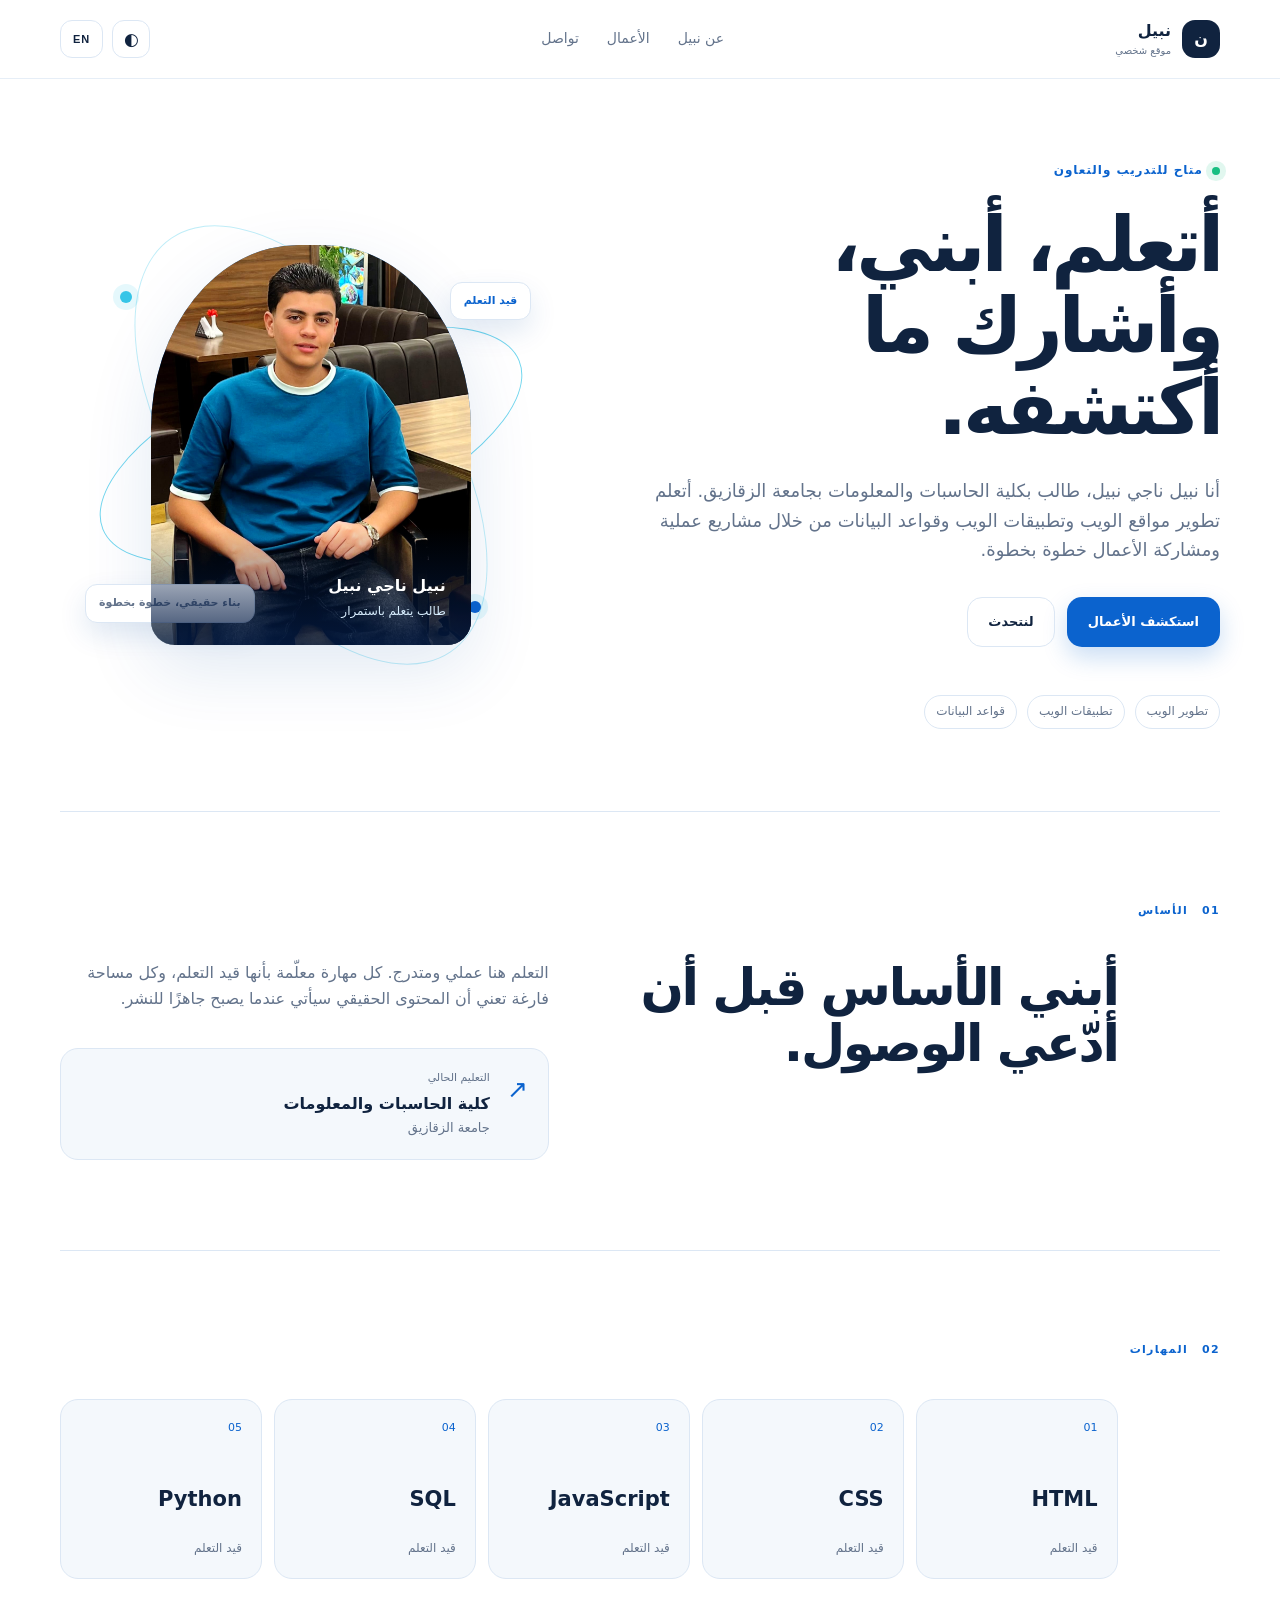
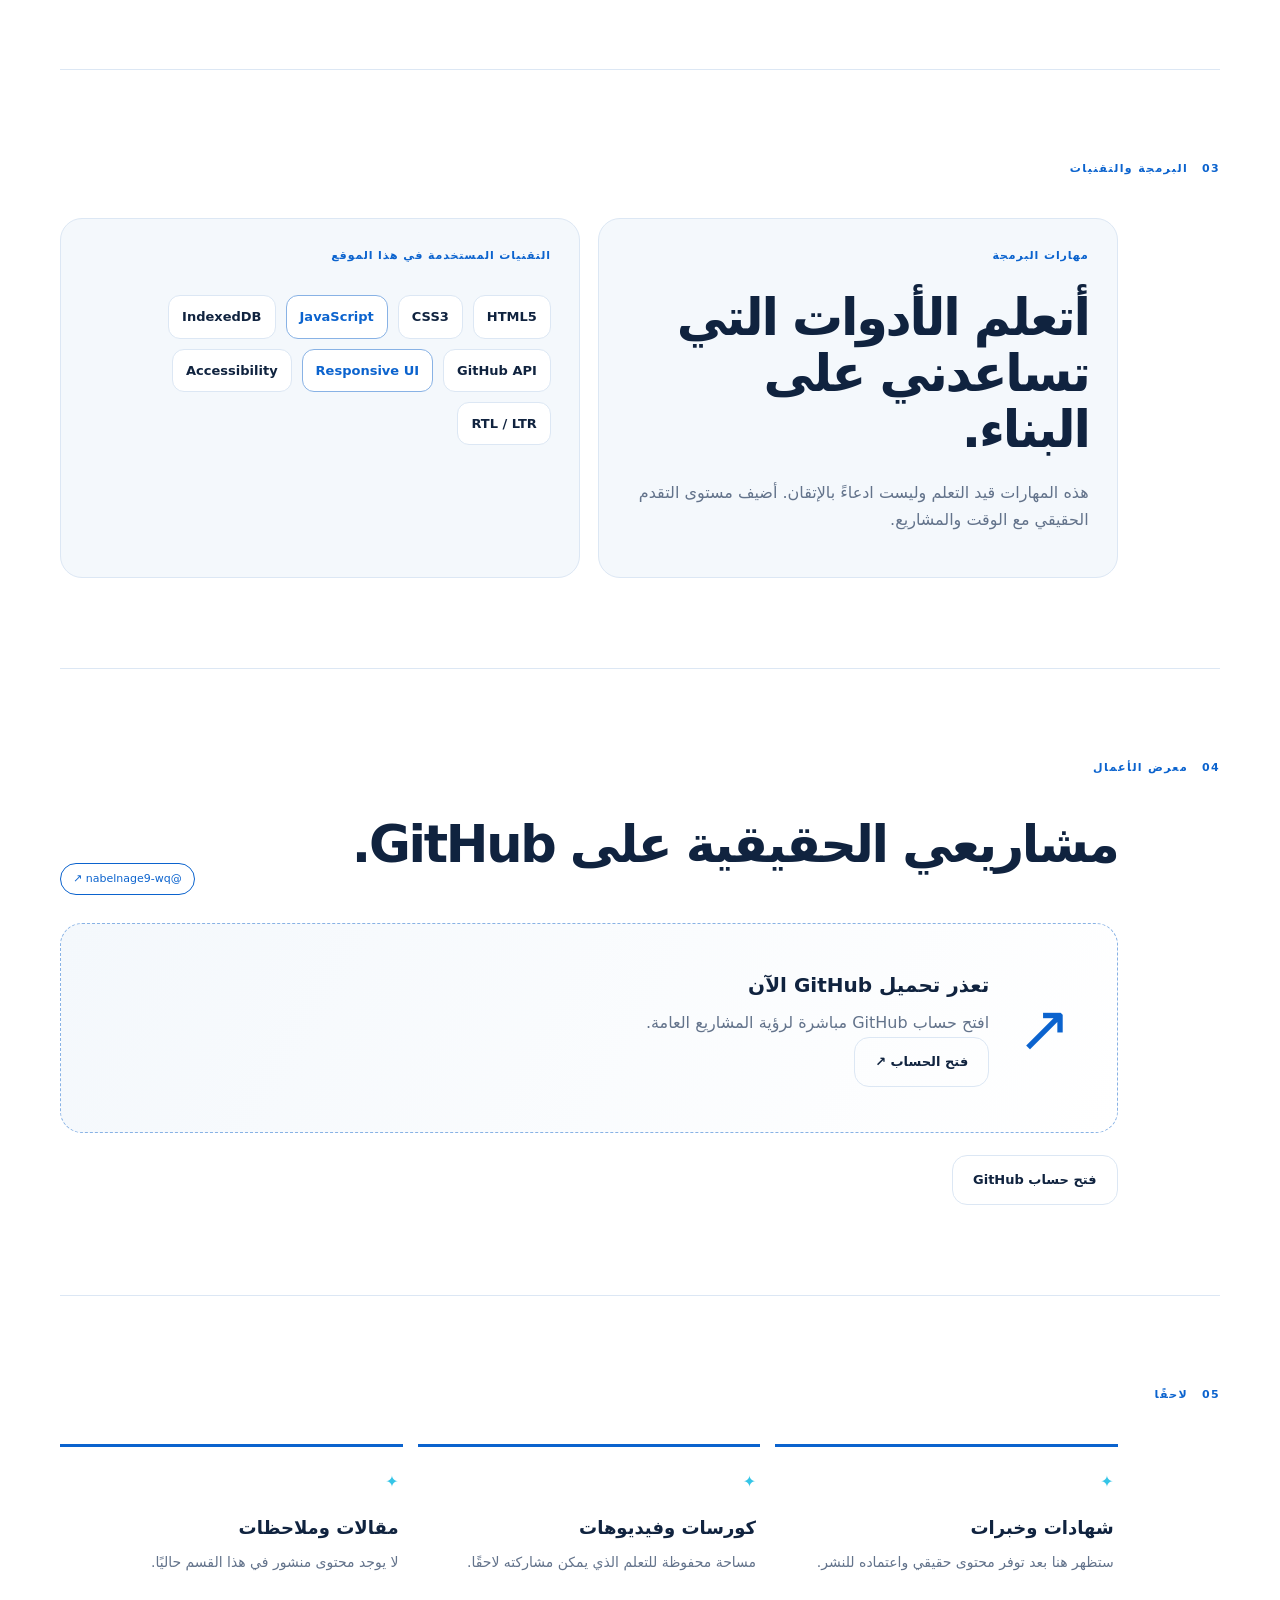
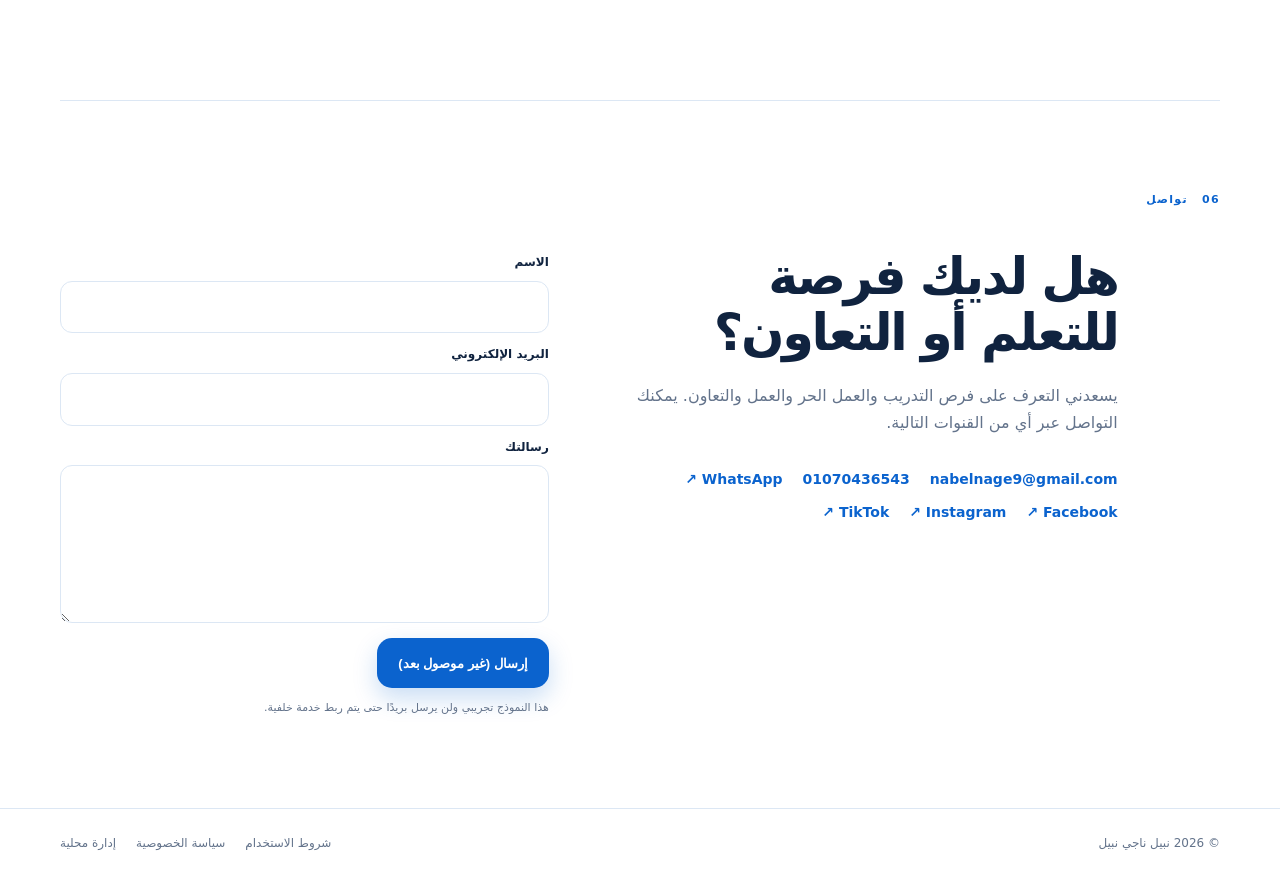
<file: index.html>
<!doctype html>
<html lang="ar" dir="rtl">
<head>
  <meta charset="UTF-8" />
  <meta name="viewport" content="width=device-width, initial-scale=1.0" />
  <meta name="description" content="الموقع الشخصي لنبيل ناجي نبيل — طالب يتعلم تطوير الويب وتطبيقات الويب وقواعد البيانات." />
  <meta name="theme-color" content="#0b63ce" />
  <title>نبيل ناجي نبيل | الموقع الشخصي</title>
  <link rel="icon" href="/assets/logo.svg" type="image/svg+xml" />
  <link rel="stylesheet" href="/styles.css" />
</head>
<body>
  <a class="skip-link" href="#main">تخطى إلى المحتوى</a>
  <header class="site-header">
    <div class="shell nav-wrap">
      <a class="brand" href="/" aria-label="الصفحة الرئيسية">
        <span class="brand-mark" aria-hidden="true">ن</span>
        <span class="brand-text"><strong data-ar="نبيل" data-en="Nabil">نبيل</strong><small data-ar="موقع شخصي" data-en="Personal site">موقع شخصي</small></span>
      </a>
      <nav class="main-nav" aria-label="التنقل الرئيسي">
        <a href="#about" data-ar="عن نبيل" data-en="About">عن نبيل</a>
        <a href="#work" data-ar="الأعمال" data-en="Work">الأعمال</a>
        <a href="#contact" data-ar="تواصل" data-en="Contact">تواصل</a>
      </nav>
      <div class="nav-actions">
        <button class="icon-button" id="themeToggle" type="button" aria-label="تفعيل الوضع الداكن" title="تبديل المظهر"><span aria-hidden="true">◐</span></button>
        <button class="language-toggle" id="languageToggle" type="button" aria-label="Switch to English">EN</button>
      </div>
    </div>
  </header>

  <main id="main">
    <section class="hero shell" id="about">
      <div class="hero-copy">
        <p class="eyebrow"><span class="status-dot"></span><span data-ar="متاح للتدريب والتعاون" data-en="Open to training & collaboration">متاح للتدريب والتعاون</span></p>
        <h1><span data-ar="أتعلم، أبني، وأشارك ما أكتشفه." data-en="Learning, building, and sharing what I discover.">أتعلم، أبني، وأشارك ما أكتشفه.</span></h1>
        <p class="hero-lede" data-ar="أنا نبيل ناجي نبيل، طالب بكلية الحاسبات والمعلومات بجامعة الزقازيق. أتعلم تطوير مواقع الويب وتطبيقات الويب وقواعد البيانات من خلال مشاريع عملية ومشاركة الأعمال خطوة بخطوة." data-en="I’m Nabil Nagy Nabil, a Computer and Information student at Zagazig University. I’m learning web development, web applications, and databases through practical projects and sharing the work step by step.">أنا نبيل ناجي نبيل، طالب بكلية الحاسبات والمعلومات بجامعة الزقازيق. أتعلم تطوير مواقع الويب وتطبيقات الويب وقواعد البيانات من خلال مشاريع عملية ومشاركة الأعمال خطوة بخطوة.</p>
        <div class="hero-actions">
          <a class="button button-primary" href="#work" data-ar="استكشف الأعمال" data-en="Explore work">استكشف الأعمال <span aria-hidden="true">↗</span></a>
          <a class="button button-quiet" href="#contact" data-ar="لنتحدث" data-en="Let’s talk">لنتحدث <span aria-hidden="true">↓</span></a>
        </div>
        <div class="hero-meta" aria-label="مجالات الاهتمام">
          <span data-ar="تطوير الويب" data-en="Web development">تطوير الويب</span><span data-ar="تطبيقات الويب" data-en="Web applications">تطبيقات الويب</span><span data-ar="قواعد البيانات" data-en="Databases">قواعد البيانات</span>
        </div>
      </div>
      <div class="hero-visual" aria-label="صورة نبيل الشخصية">
        <div class="orbit orbit-one"></div><div class="orbit orbit-two"></div><div class="orbit-dot dot-one"></div><div class="orbit-dot dot-two"></div>
        <div class="portrait-card"><img class="portrait-image" src="/assets/profile.jpg" alt="نبيل ناجي نبيل" /><div class="portrait-caption"><strong data-ar="نبيل ناجي نبيل" data-en="Nabil Nagy Nabil">نبيل ناجي نبيل</strong><span data-ar="طالب يتعلم باستمرار" data-en="Always learning">طالب يتعلم باستمرار</span></div></div>
        <span class="floating-note note-top" data-ar="قيد التعلم" data-en="Learning">قيد التعلم</span><span class="floating-note note-bottom" data-ar="بناء حقيقي، خطوة بخطوة" data-en="Building, step by step">بناء حقيقي، خطوة بخطوة</span>
      </div>
    </section>

    <section class="section shell intro-grid" id="education">
      <div class="section-kicker"><span>01</span><span data-ar="الأساس" data-en="Foundation">الأساس</span></div>
      <div class="section-content two-col">
        <div><h2 data-ar="أبني الأساس قبل أن أدّعي الوصول." data-en="Building the foundation before claiming the finish line.">أبني الأساس قبل أن أدّعي الوصول.</h2></div>
        <div><p data-ar="التعلم هنا عملي ومتدرج. كل مهارة معلّمة بأنها قيد التعلم، وكل مساحة فارغة تعني أن المحتوى الحقيقي سيأتي عندما يصبح جاهزًا للنشر." data-en="Learning here is practical and gradual. Every skill is marked as in progress, and every empty space means real content will be added when it is ready to publish.">التعلم هنا عملي ومتدرج. كل مهارة معلّمة بأنها قيد التعلم، وكل مساحة فارغة تعني أن المحتوى الحقيقي سيأتي عندما يصبح جاهزًا للنشر.</p><div class="education-card"><span class="card-icon">↗</span><div><small data-ar="التعليم الحالي" data-en="Current education">التعليم الحالي</small><strong data-ar="كلية الحاسبات والمعلومات" data-en="Faculty of Computers and Information">كلية الحاسبات والمعلومات</strong><span data-ar="جامعة الزقازيق" data-en="Zagazig University">جامعة الزقازيق</span></div></div></div>
      </div>
    </section>

    <section class="section shell" id="skills"><div class="section-kicker"><span>02</span><span data-ar="المهارات" data-en="Skills">المهارات</span></div><div class="section-content"><div class="skills-grid"><article class="skill-card"><span>01</span><h3>HTML</h3><p data-ar="قيد التعلم" data-en="In progress">قيد التعلم</p></article><article class="skill-card"><span>02</span><h3>CSS</h3><p data-ar="قيد التعلم" data-en="In progress">قيد التعلم</p></article><article class="skill-card"><span>03</span><h3>JavaScript</h3><p data-ar="قيد التعلم" data-en="In progress">قيد التعلم</p></article><article class="skill-card"><span>04</span><h3>SQL</h3><p data-ar="قيد التعلم" data-en="In progress">قيد التعلم</p></article><article class="skill-card"><span>05</span><h3>Python</h3><p data-ar="قيد التعلم" data-en="In progress">قيد التعلم</p></article></div></div></section>

    <section class="section shell tech-section" id="technologies"><div class="section-kicker"><span>03</span><span data-ar="البرمجة والتقنيات" data-en="Programming & technology">البرمجة والتقنيات</span></div><div class="section-content"><div class="tech-grid"><div class="tech-panel"><p class="tech-label" data-ar="مهارات البرمجة" data-en="Programming skills">مهارات البرمجة</p><h2 data-ar="أتعلم الأدوات التي تساعدني على البناء." data-en="Learning the tools that help me build.">أتعلم الأدوات التي تساعدني على البناء.</h2><p data-ar="هذه المهارات قيد التعلم وليست ادعاءً بالإتقان. أضيف مستوى التقدم الحقيقي مع الوقت والمشاريع." data-en="These skills are in progress, not claims of mastery. Real progress will be added over time and through projects.">هذه المهارات قيد التعلم وليست ادعاءً بالإتقان. أضيف مستوى التقدم الحقيقي مع الوقت والمشاريع.</p></div><div class="tech-panel"><p class="tech-label" data-ar="التقنيات المستخدمة في هذا الموقع" data-en="Technologies used in this site">التقنيات المستخدمة في هذا الموقع</p><div class="tech-list"><span>HTML5</span><span>CSS3</span><span>JavaScript</span><span>IndexedDB</span><span>GitHub API</span><span>Responsive UI</span><span>Accessibility</span><span>RTL / LTR</span></div></div></div></div></section>

    <section class="section shell work-section" id="work"><div class="section-kicker"><span>04</span><span data-ar="معرض الأعمال" data-en="Selected work">معرض الأعمال</span></div><div class="section-content"><div class="section-heading"><h2 data-ar="مشاريعي الحقيقية على GitHub." data-en="My real projects on GitHub.">مشاريعي الحقيقية على GitHub.</h2><a class="outline-label" href="https://github.com/nabelnage9-wq" target="_blank" rel="noreferrer">@nabelnage9-wq ↗</a></div><div id="githubProjects" class="github-projects" aria-live="polite"><p data-ar="جارٍ تحميل المستودعات العامة…" data-en="Loading public repositories…">جارٍ تحميل المستودعات العامة…</p></div><a class="button button-quiet github-profile-button" href="https://github.com/nabelnage9-wq" target="_blank" rel="noreferrer" data-ar="فتح حساب GitHub" data-en="Open GitHub profile">فتح حساب GitHub ↗</a></div></section>

    <section class="section shell future-section"><div class="section-kicker"><span>05</span><span data-ar="لاحقًا" data-en="Next">لاحقًا</span></div><div class="section-content"><div class="future-grid"><article><span>✦</span><h3 data-ar="شهادات وخبرات" data-en="Certificates & experience">شهادات وخبرات</h3><p data-ar="ستظهر هنا بعد توفر محتوى حقيقي واعتماده للنشر." data-en="Will appear here when real, approved content is ready.">ستظهر هنا بعد توفر محتوى حقيقي واعتماده للنشر.</p></article><article><span>✦</span><h3 data-ar="كورسات وفيديوهات" data-en="Courses & videos">كورسات وفيديوهات</h3><p data-ar="مساحة محفوظة للتعلم الذي يمكن مشاركته لاحقًا." data-en="A reserved space for learning to share later.">مساحة محفوظة للتعلم الذي يمكن مشاركته لاحقًا.</p></article><article><span>✦</span><h3 data-ar="مقالات وملاحظات" data-en="Articles & notes">مقالات وملاحظات</h3><p data-ar="لا يوجد محتوى منشور في هذا القسم حاليًا." data-en="There is no published content in this section yet.">لا يوجد محتوى منشور في هذا القسم حاليًا.</p></article></div></div></section>

    <section class="section shell contact-section" id="contact"><div class="section-kicker"><span>06</span><span data-ar="تواصل" data-en="Contact">تواصل</span></div><div class="section-content contact-grid"><div><h2 data-ar="هل لديك فرصة للتعلم أو التعاون؟" data-en="Have an opportunity to learn or collaborate?">هل لديك فرصة للتعلم أو التعاون؟</h2><p data-ar="يسعدني التعرف على فرص التدريب والعمل الحر والعمل والتعاون. يمكنك التواصل عبر أي من القنوات التالية." data-en="I’m open to training, freelance work, employment, and collaboration. Reach out through any of the channels below.">يسعدني التعرف على فرص التدريب والعمل الحر والعمل والتعاون. يمكنك التواصل عبر أي من القنوات التالية.</p><div class="contact-links"><a href="mailto:nabelnage9@gmail.com">nabelnage9@gmail.com</a><a href="tel:+201070436543">01070436543</a><a href="https://wa.me/201070436543" target="_blank" rel="noreferrer">WhatsApp ↗</a><a href="https://www.facebook.com/nabel.nage.2025" target="_blank" rel="noreferrer">Facebook ↗</a><a href="https://www.instagram.com/nage.nabel/" target="_blank" rel="noreferrer">Instagram ↗</a><a href="https://www.tiktok.com/@nabelnage" target="_blank" rel="noreferrer">TikTok ↗</a></div></div><form class="contact-form" id="contactForm"><label for="name" data-ar="الاسم" data-en="Name">الاسم</label><input id="name" name="name" autocomplete="name" required /><label for="email" data-ar="البريد الإلكتروني" data-en="Email">البريد الإلكتروني</label><input id="email" name="email" type="email" autocomplete="email" required /><label for="message" data-ar="رسالتك" data-en="Your message">رسالتك</label><textarea id="message" name="message" rows="5" required></textarea><button class="button button-primary" type="submit" data-ar="إرسال (غير موصول بعد)" data-en="Send (not connected yet)">إرسال (غير موصول بعد) <span aria-hidden="true">↗</span></button><p class="form-note" id="formNote" role="status" data-ar="هذا النموذج تجريبي ولن يرسل بريدًا حتى يتم ربط خدمة خلفية." data-en="This is a demo form and will not send email until a backend service is connected.">هذا النموذج تجريبي ولن يرسل بريدًا حتى يتم ربط خدمة خلفية.</p></form></div></section>
  </main>

  <footer class="site-footer"><div class="shell footer-inner"><span>© <span id="year"></span> <span data-ar="نبيل ناجي نبيل" data-en="Nabil Nagy Nabil">نبيل ناجي نبيل</span></span><div><a href="/terms" data-ar="شروط الاستخدام" data-en="Terms">شروط الاستخدام</a><a href="/privacy" data-ar="سياسة الخصوصية" data-en="Privacy">سياسة الخصوصية</a><a href="/admin" data-ar="إدارة محلية" data-en="Local admin">إدارة محلية</a></div></div></footer>
  <script src="/db.js"></script><script src="/script.js"></script>
</body>
</html>
</file>
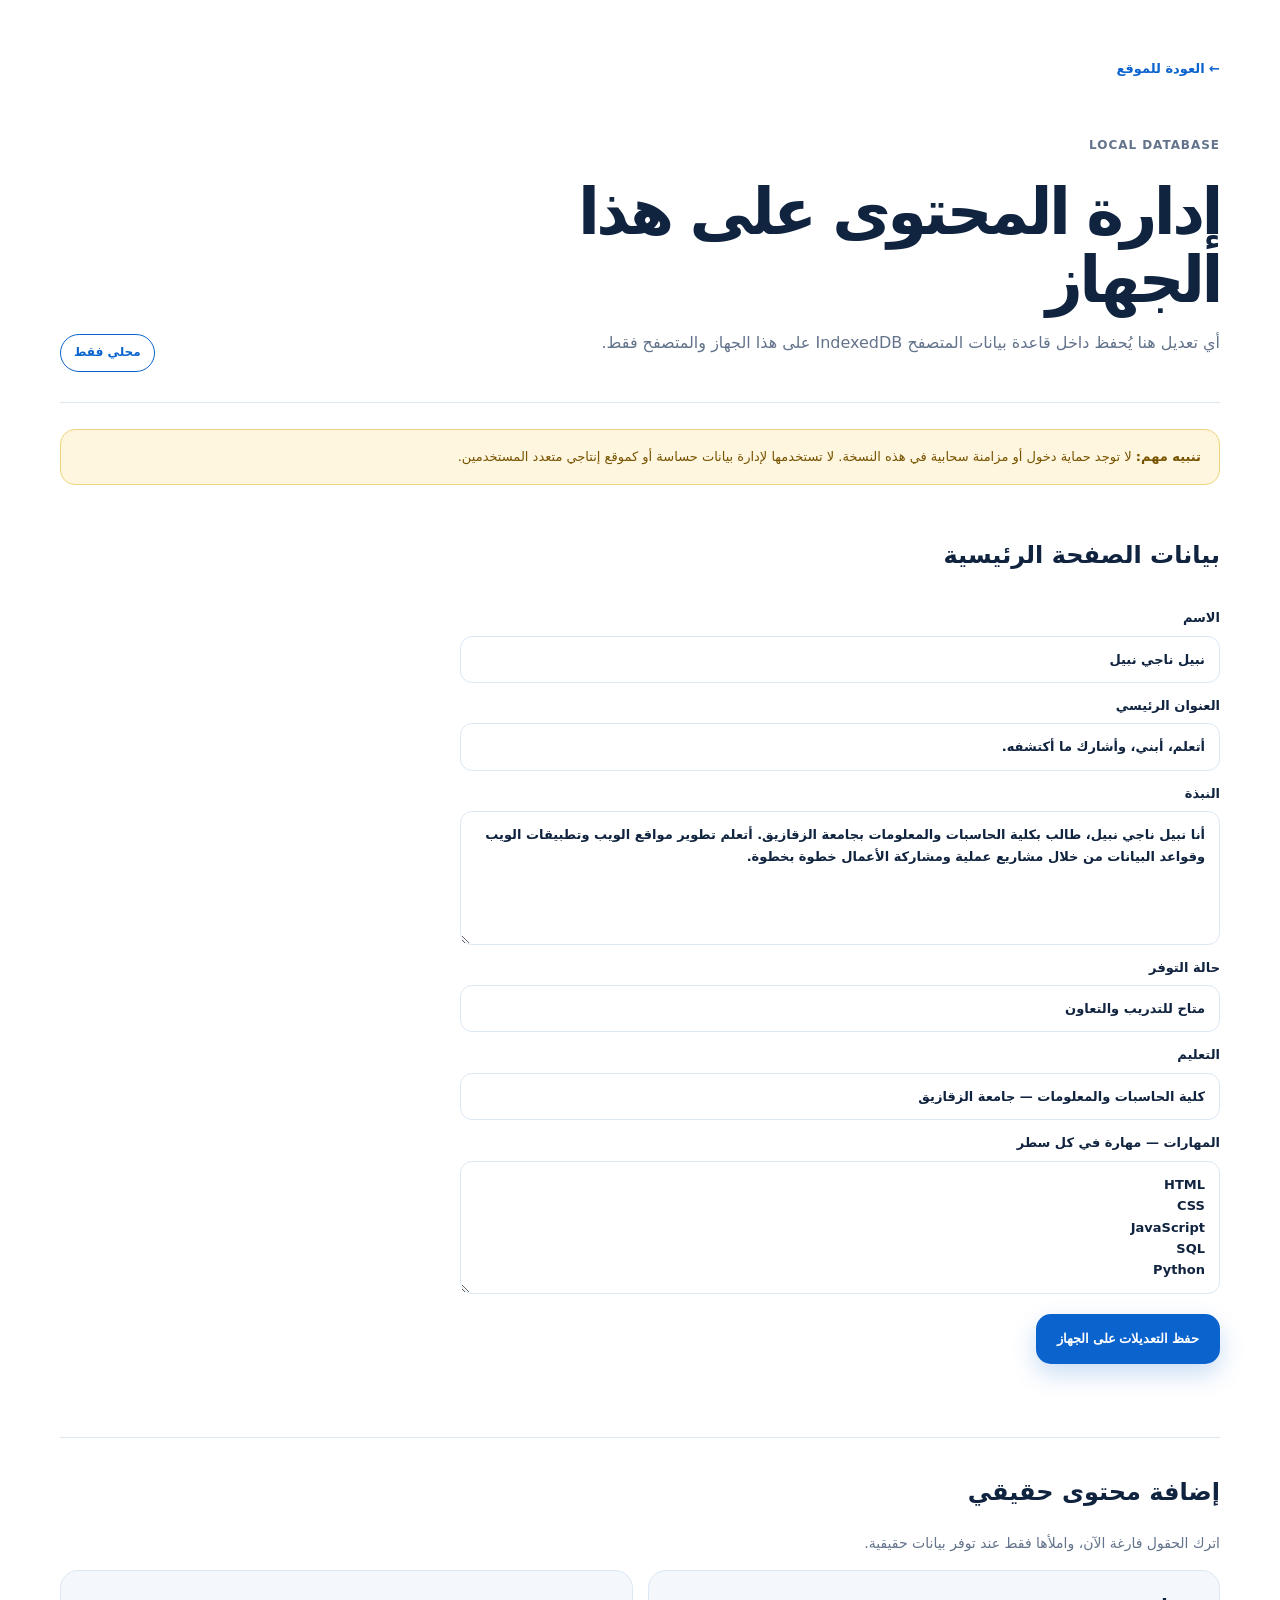
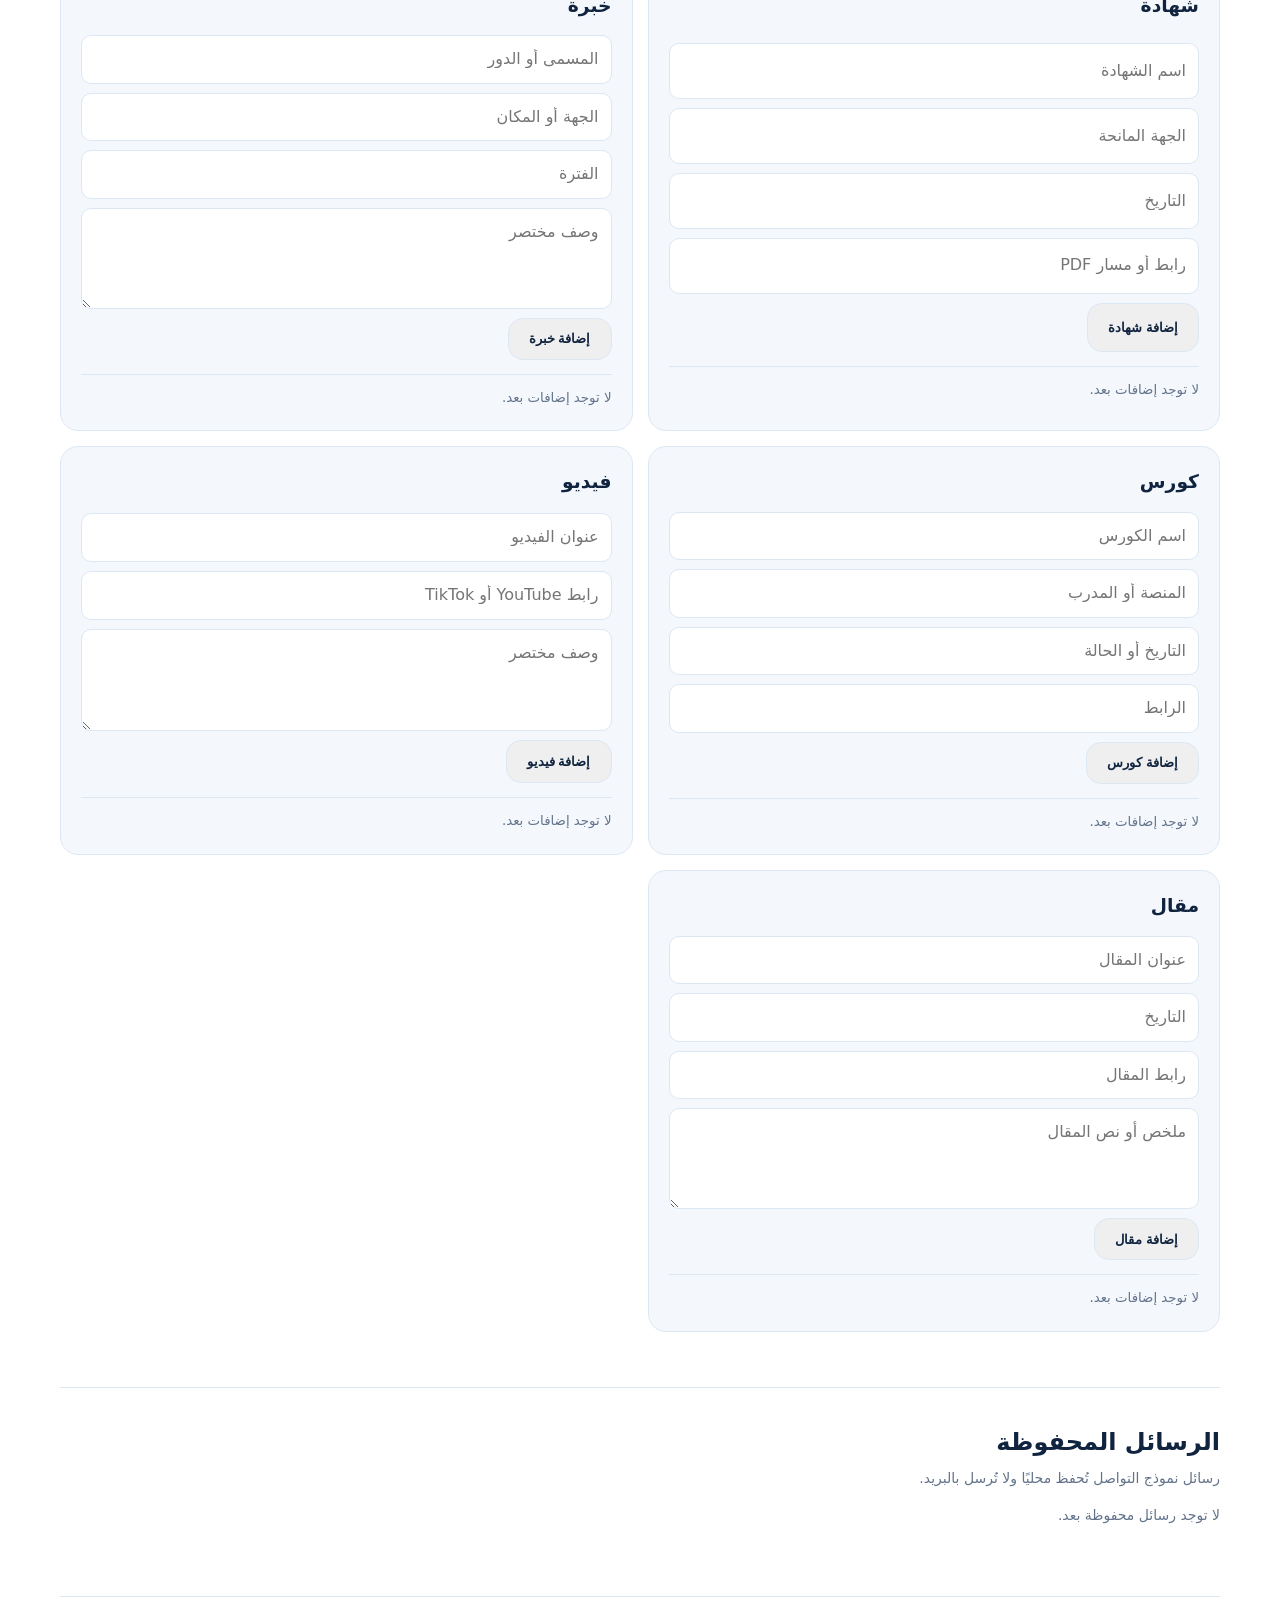
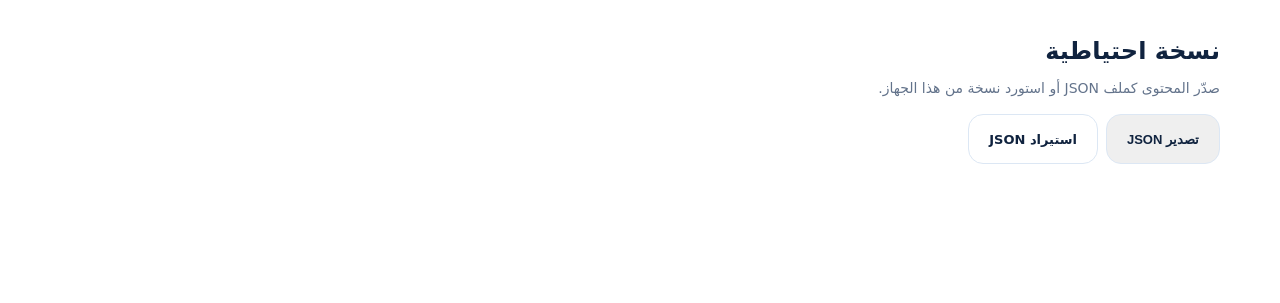
<file: public/admin.html>
<!doctype html><html lang="ar" dir="rtl"><head><meta charset="UTF-8"><meta name="viewport" content="width=device-width, initial-scale=1"><title>الإدارة المحلية | نبيل</title><link rel="stylesheet" href="/styles.css"></head><body><main class="shell admin-page"><a class="back-link" href="/">← العودة للموقع</a><div class="admin-head"><div><p class="eyebrow">LOCAL DATABASE</p><h1>إدارة المحتوى على هذا الجهاز</h1><p>أي تعديل هنا يُحفظ داخل قاعدة بيانات المتصفح IndexedDB على هذا الجهاز والمتصفح فقط.</p></div><span class="local-badge">محلي فقط</span></div><div class="admin-warning"><strong>تنبيه مهم:</strong> لا توجد حماية دخول أو مزامنة سحابية في هذه النسخة. لا تستخدمها لإدارة بيانات حساسة أو كموقع إنتاجي متعدد المستخدمين.</div><form id="adminForm" class="admin-form"><h2>بيانات الصفحة الرئيسية</h2><label>الاسم<input name="siteName" required></label><label>العنوان الرئيسي<input name="tagline" required></label><label>النبذة<textarea name="bio" rows="5" required></textarea></label><label>حالة التوفر<input name="availability" required></label><label>التعليم<input name="education" required></label><label>المهارات — مهارة في كل سطر<textarea name="skills" rows="5" required></textarea></label><button class="button button-primary" type="submit">حفظ التعديلات على الجهاز</button><p id="saveStatus" role="status"></p></form><section class="entry-section"><h2>إضافة محتوى حقيقي</h2><p>اترك الحقول فارغة الآن، واملأها فقط عند توفر بيانات حقيقية.</p><div class="entry-grid"><form class="entry-form" data-collection="certificates"><h3>شهادة</h3><input name="title" placeholder="اسم الشهادة" required><input name="issuer" placeholder="الجهة المانحة"><input name="date" placeholder="التاريخ"><input name="link" placeholder="رابط أو مسار PDF"><button class="button button-quiet">إضافة شهادة</button><div class="saved-list"></div></form><form class="entry-form" data-collection="experiences"><h3>خبرة</h3><input name="title" placeholder="المسمى أو الدور" required><input name="organization" placeholder="الجهة أو المكان"><input name="period" placeholder="الفترة"><textarea name="description" placeholder="وصف مختصر" rows="3"></textarea><button class="button button-quiet">إضافة خبرة</button><div class="saved-list"></div></form><form class="entry-form" data-collection="courses"><h3>كورس</h3><input name="title" placeholder="اسم الكورس" required><input name="provider" placeholder="المنصة أو المدرب"><input name="date" placeholder="التاريخ أو الحالة"><input name="link" placeholder="الرابط"><button class="button button-quiet">إضافة كورس</button><div class="saved-list"></div></form><form class="entry-form" data-collection="videos"><h3>فيديو</h3><input name="title" placeholder="عنوان الفيديو" required><input name="link" placeholder="رابط YouTube أو TikTok"><textarea name="description" placeholder="وصف مختصر" rows="3"></textarea><button class="button button-quiet">إضافة فيديو</button><div class="saved-list"></div></form><form class="entry-form" data-collection="articles"><h3>مقال</h3><input name="title" placeholder="عنوان المقال" required><input name="date" placeholder="التاريخ"><input name="link" placeholder="رابط المقال"><textarea name="description" placeholder="ملخص أو نص المقال" rows="3"></textarea><button class="button button-quiet">إضافة مقال</button><div class="saved-list"></div></form></div></section><section class="admin-data"><div><h2>الرسائل المحفوظة</h2><p>رسائل نموذج التواصل تُحفظ محليًا ولا تُرسل بالبريد.</p></div><div id="messages"><p>جارٍ التحميل…</p></div></section><section class="backup-box"><h2>نسخة احتياطية</h2><p>صدّر المحتوى كملف JSON أو استورد نسخة من هذا الجهاز.</p><button id="exportBtn" class="button button-quiet" type="button">تصدير JSON</button><label class="file-button">استيراد JSON<input id="importInput" type="file" accept="application/json"></label><p id="backupStatus" role="status"></p></section></main><script src="/db.js"></script><script src="/admin.js"></script></body></html>
</file>
<file: styles.css>
:root{--ink:#10233f;--muted:#63738b;--blue:#0b63ce;--blue-dark:#084a9b;--cyan:#35c5e7;--line:#dce7f4;--surface:#fff;--surface-2:#f4f8fc;--shadow:0 24px 70px rgba(8,74,155,.12);--radius:24px}*{box-sizing:border-box}html{scroll-behavior:smooth}body{margin:0;background:var(--surface);color:var(--ink);font-family:Inter,ui-sans-serif,system-ui,-apple-system,"Segoe UI",Tahoma,Arial,sans-serif;line-height:1.65}body.dark{--ink:#e9f2ff;--muted:#a8b8ce;--line:#263a54;--surface:#0a1424;--surface-2:#101f34;--shadow:0 24px 70px rgba(0,0,0,.28)}a{color:inherit;text-decoration:none}.shell{width:min(1160px,calc(100% - 48px));margin-inline:auto}.skip-link{position:absolute;top:-50px;inset-inline-start:16px;background:var(--blue);color:white;padding:10px 14px;border-radius:8px;z-index:10}.skip-link:focus{top:12px}.site-header{position:sticky;top:0;z-index:5;background:color-mix(in srgb,var(--surface) 85%,transparent);backdrop-filter:blur(18px);border-bottom:1px solid color-mix(in srgb,var(--line) 70%,transparent)}.nav-wrap{height:78px;display:flex;align-items:center;justify-content:space-between;gap:28px}.brand{display:flex;align-items:center;gap:11px}.brand-mark{display:grid;place-items:center;width:38px;height:38px;background:var(--ink);color:var(--surface);border-radius:13px;font-weight:800}.brand-text{display:flex;flex-direction:column;line-height:1.1}.brand-text small{color:var(--muted);font-size:10px;margin-top:5px}.main-nav{display:flex;gap:28px;color:var(--muted);font-size:14px}.main-nav a:hover,.contact-links a:hover{color:var(--blue)}.nav-actions{display:flex;align-items:center;gap:9px}.icon-button,.language-toggle{border:1px solid var(--line);background:var(--surface);color:var(--ink);height:38px;border-radius:12px;cursor:pointer}.icon-button{width:38px;font-size:17px}.language-toggle{padding:0 12px;font-weight:700;font-size:11px;letter-spacing:.08em}.hero{min-height:670px;display:grid;grid-template-columns:1.08fr .92fr;align-items:center;gap:70px;padding-block:82px}.hero-copy{max-width:650px}.eyebrow{display:flex;align-items:center;gap:9px;color:var(--blue);font-size:12px;font-weight:800;letter-spacing:.08em;margin:0 0 23px}.status-dot{width:8px;height:8px;background:#19be82;border-radius:50%;box-shadow:0 0 0 6px color-mix(in srgb,#19be82 13%,transparent)}h1,h2,h3,p{margin-top:0}h1{font-size:clamp(44px,6vw,78px);line-height:1.06;letter-spacing:-.055em;margin-bottom:28px;max-width:720px}.hero-lede{color:var(--muted);font-size:18px;max-width:600px;margin-bottom:32px}.hero-actions{display:flex;align-items:center;gap:12px;flex-wrap:wrap}.button{display:inline-flex;align-items:center;justify-content:center;gap:14px;min-height:50px;border-radius:15px;padding:0 20px;font-weight:800;font-size:13px;border:1px solid transparent;cursor:pointer}.button-primary{background:var(--blue);color:#fff;box-shadow:0 10px 24px rgba(11,99,206,.22)}.button-primary:hover{background:var(--blue-dark);transform:translateY(-2px)}.button-quiet{border-color:var(--line);color:var(--ink)}.button-quiet:hover{border-color:var(--blue);color:var(--blue)}.hero-meta{display:flex;gap:10px;flex-wrap:wrap;margin-top:48px;color:var(--muted);font-size:12px}.hero-meta span{padding:6px 11px;border:1px solid var(--line);border-radius:99px}.hero-visual{position:relative;min-height:480px;display:grid;place-items:center}.portrait-card{width:min(320px,70vw);aspect-ratio:4/5;border-radius:46% 46% 24px 24px;background:linear-gradient(160deg,#167be5,#083c87);box-shadow:var(--shadow);position:relative;overflow:hidden;display:flex;flex-direction:column;justify-content:flex-end;padding:25px;color:#fff}.portrait-image{position:absolute;inset:0;width:100%;height:100%;object-fit:cover;object-position:center 16%;filter:saturate(1.04)}.portrait-caption{position:relative;z-index:1;display:flex;flex-direction:column;gap:3px;background:linear-gradient(transparent,rgba(4,28,70,.83));margin:0 -25px -25px;padding:45px 25px 23px}.portrait-caption span{font-size:12px;color:#d9efff}.orbit{position:absolute;border:1px solid color-mix(in srgb,var(--cyan) 70%,transparent);border-radius:50%;transform:rotate(-22deg)}.orbit-one{width:450px;height:180px}.orbit-two{width:500px;height:260px;transform:rotate(56deg);opacity:.45}.orbit-dot{position:absolute;width:12px;height:12px;background:var(--cyan);border-radius:50%;box-shadow:0 0 0 7px rgba(53,197,231,.13)}.dot-one{top:18%;inset-inline-end:12%}.dot-two{bottom:15%;inset-inline-start:16%;background:var(--blue)}.floating-note{position:absolute;background:var(--surface);border:1px solid var(--line);box-shadow:0 12px 28px rgba(8,74,155,.12);padding:9px 13px;border-radius:12px;font-size:11px;font-weight:800}.note-top{top:16%;inset-inline-start:6%;color:var(--blue)}.note-bottom{bottom:13%;inset-inline-end:5%;color:var(--muted)}.section{padding-block:90px;border-top:1px solid var(--line)}.section-kicker{display:flex;align-items:center;gap:14px;color:var(--blue);font-size:11px;font-weight:800;letter-spacing:.12em;text-transform:uppercase;margin-bottom:40px}.section-kicker span:first-child{font-variant-numeric:tabular-nums}.section-content{padding-inline-start:clamp(0px,8vw,110px)}.two-col{display:grid;grid-template-columns:1fr 1fr;gap:80px}.section h2{font-size:clamp(30px,4vw,51px);line-height:1.1;letter-spacing:-.045em;margin-bottom:22px}.section p{color:var(--muted);font-size:16px}.education-card{display:flex;gap:17px;align-items:flex-start;margin-top:35px;padding:20px;border:1px solid var(--line);border-radius:18px;background:var(--surface-2)}.card-icon{color:var(--blue);font-size:25px}.education-card div{display:flex;flex-direction:column}.education-card small{color:var(--muted);font-size:11px}.education-card strong{margin-top:4px}.education-card span:last-child{color:var(--muted);font-size:13px}.skills-grid{display:grid;grid-template-columns:repeat(5,1fr);gap:12px}.skill-card{min-height:180px;padding:19px;border:1px solid var(--line);border-radius:18px;background:var(--surface-2);display:flex;flex-direction:column;justify-content:space-between}.skill-card span{font-size:11px;color:var(--blue)}.skill-card h3{font-size:21px;margin:22px 0 0}.skill-card p{font-size:12px;margin:0}.section-heading{display:flex;justify-content:space-between;align-items:end;gap:25px}.outline-label{border:1px solid var(--blue);color:var(--blue);padding:6px 12px;border-radius:99px;font-size:11px;white-space:nowrap}.empty-state{display:flex;align-items:center;gap:28px;border:1px dashed color-mix(in srgb,var(--blue) 40%,var(--line));background:linear-gradient(120deg,var(--surface-2),var(--surface));border-radius:22px;padding:45px;margin-top:27px}.empty-number{font-size:65px;color:var(--blue);line-height:1}.empty-state h3{font-size:20px;margin-bottom:8px}.empty-state p{margin:0;max-width:680px}.future-grid{display:grid;grid-template-columns:repeat(3,1fr);gap:15px}.future-grid article{border-top:3px solid var(--blue);padding:22px 4px}.future-grid article>span{color:var(--cyan)}.future-grid h3{font-size:18px;margin:18px 0 8px}.future-grid p{font-size:14px}.contact-grid{display:grid;grid-template-columns:1fr 1fr;gap:80px}.contact-links{display:flex;flex-wrap:wrap;gap:10px 20px;margin-top:32px}.contact-links a{color:var(--blue);font-size:14px;font-weight:750}.contact-form{display:flex;flex-direction:column;gap:8px}.contact-form label{font-size:12px;font-weight:800;margin-top:4px}.contact-form input,.contact-form textarea{font:inherit;background:var(--surface);color:var(--ink);border:1px solid var(--line);border-radius:12px;padding:12px 14px;outline:none;resize:vertical}.contact-form input:focus,.contact-form textarea:focus{border-color:var(--blue);box-shadow:0 0 0 4px rgba(11,99,206,.12)}.contact-form .button{align-self:flex-start;margin-top:7px}.form-note{font-size:11px!important;margin:3px 0 0}.site-footer{border-top:1px solid var(--line);padding:25px 0;color:var(--muted);font-size:12px}.footer-inner{display:flex;justify-content:space-between;gap:16px}.footer-inner div{display:flex;gap:20px}.footer-inner a:hover{color:var(--blue)}:focus-visible{outline:3px solid var(--cyan);outline-offset:4px}@media(max-width:800px){.shell{width:min(100% - 32px,600px)}.main-nav{display:none}.hero{grid-template-columns:1fr;gap:20px;padding-block:62px}.hero-visual{min-height:430px}.two-col,.contact-grid{grid-template-columns:1fr;gap:28px}.skills-grid{grid-template-columns:repeat(2,1fr)}.future-grid{grid-template-columns:1fr}.section{padding-block:65px}.section-content{padding-inline-start:0}.section-heading{align-items:start;flex-direction:column}.empty-state{align-items:flex-start;padding:28px 20px;gap:15px}.empty-number{font-size:42px}.footer-inner{flex-direction:column;gap:12px}}@media(prefers-reduced-motion:reduce){html{scroll-behavior:auto}*,*:before,*:after{animation-duration:.01ms!important;animation-iteration-count:1!important;transition-duration:.01ms!important;scroll-behavior:auto!important}}

.admin-page{padding-block:55px 90px}.back-link{color:var(--blue);font-size:13px;font-weight:800}.admin-head{display:flex;justify-content:space-between;align-items:end;gap:25px;padding-block:55px 30px;border-bottom:1px solid var(--line)}.admin-head h1{font-size:clamp(36px,5vw,64px);margin:0 0 15px}.admin-head p{color:var(--muted);max-width:650px}.local-badge{border:1px solid var(--blue);color:var(--blue);border-radius:99px;padding:8px 13px;font-size:12px;font-weight:800;white-space:nowrap}.admin-warning{margin:26px 0;padding:16px 18px;border-radius:15px;background:#fff6df;color:#775300;border:1px solid #f0d37b;font-size:13px}.dark .admin-warning{background:#30260f;color:#f3d98a;border-color:#80651d}.admin-form{max-width:760px;display:grid;gap:12px;padding-block:25px}.admin-form label{display:grid;gap:7px;font-size:13px;font-weight:800}.admin-form input,.admin-form textarea{font:inherit;color:var(--ink);background:var(--surface);border:1px solid var(--line);border-radius:12px;padding:12px 14px;resize:vertical}.admin-form input:focus,.admin-form textarea:focus{border-color:var(--blue);outline:3px solid rgba(11,99,206,.13)}.admin-form .button{justify-self:start;margin-top:8px}.admin-data,.backup-box{border-top:1px solid var(--line);padding-block:35px;margin-top:20px}.admin-data h2,.backup-box h2{margin-bottom:5px}.admin-data p,.backup-box p{color:var(--muted);font-size:14px}.message-card{border:1px solid var(--line);background:var(--surface-2);border-radius:15px;padding:16px;margin-top:10px}.message-card strong,.message-card span{display:block}.message-card span{color:var(--muted);font-size:12px;margin-top:3px}.message-card p{margin:12px 0 0;white-space:pre-wrap}.file-button{display:inline-flex;align-items:center;justify-content:center;min-height:50px;padding:0 20px;border:1px solid var(--line);border-radius:15px;font-weight:800;font-size:13px;cursor:pointer;margin-inline-start:8px}.file-button input{display:none}@media(max-width:650px){.admin-head{align-items:start;flex-direction:column}.file-button{margin:10px 0 0}}

.entry-section{border-top:1px solid var(--line);padding-block:35px;margin-top:20px}.entry-section>p{color:var(--muted);font-size:14px}.entry-grid{display:grid;grid-template-columns:repeat(2,1fr);gap:15px}.entry-form{display:grid;gap:9px;padding:20px;border:1px solid var(--line);border-radius:18px;background:var(--surface-2)}.entry-form h3{margin:0 0 5px}.entry-form input,.entry-form textarea{font:inherit;color:var(--ink);background:var(--surface);border:1px solid var(--line);border-radius:10px;padding:10px 12px;resize:vertical}.entry-form .button{justify-self:start;min-height:42px}.saved-list{border-top:1px solid var(--line);padding-top:9px;margin-top:5px}.saved-list small{color:var(--muted)}.saved-item{display:flex;align-items:center;justify-content:space-between;gap:10px;font-size:13px}.saved-item button{border:0;background:transparent;color:#b34040;cursor:pointer;font:inherit;font-size:12px}@media(max-width:700px){.entry-grid{grid-template-columns:1fr}}

.github-projects{display:grid;grid-template-columns:repeat(3,1fr);gap:13px;margin-top:28px}.github-card{min-height:210px;padding:20px;border:1px solid var(--line);border-radius:18px;background:var(--surface-2);display:flex;flex-direction:column}.github-card-top{display:flex;justify-content:space-between;align-items:center}.repo-mark{display:grid;place-items:center;width:30px;height:30px;border-radius:10px;background:var(--ink);color:var(--surface);font-size:16px}.repo-language{color:var(--blue);font-size:11px;font-weight:800}.github-card h3{font-size:18px;margin:25px 0 7px;overflow-wrap:anywhere}.github-card p{font-size:13px;line-height:1.55;margin-bottom:15px}.github-card a{color:var(--blue);font-size:12px;font-weight:800;margin-top:auto}.github-profile-button{margin-top:22px}.github-projects>.empty-state{grid-column:1/-1;margin-top:0}@media(max-width:800px){.github-projects{grid-template-columns:1fr 1fr}}@media(max-width:520px){.github-projects{grid-template-columns:1fr}}

.tech-grid{display:grid;grid-template-columns:1fr 1fr;gap:18px}.tech-panel{padding:28px;border:1px solid var(--line);border-radius:22px;background:var(--surface-2)}.tech-label{color:var(--blue)!important;font-size:11px!important;font-weight:850;letter-spacing:.08em;text-transform:uppercase}.tech-panel h2{margin-top:25px}.tech-list{display:flex;flex-wrap:wrap;gap:10px;margin-top:30px}.tech-list span{padding:10px 13px;border:1px solid var(--line);border-radius:12px;background:var(--surface);font-size:13px;font-weight:800}.tech-list span:nth-child(3n){color:var(--blue);border-color:color-mix(in srgb,var(--blue) 40%,var(--line))}@media(max-width:800px){.tech-grid{grid-template-columns:1fr}}
</file>
